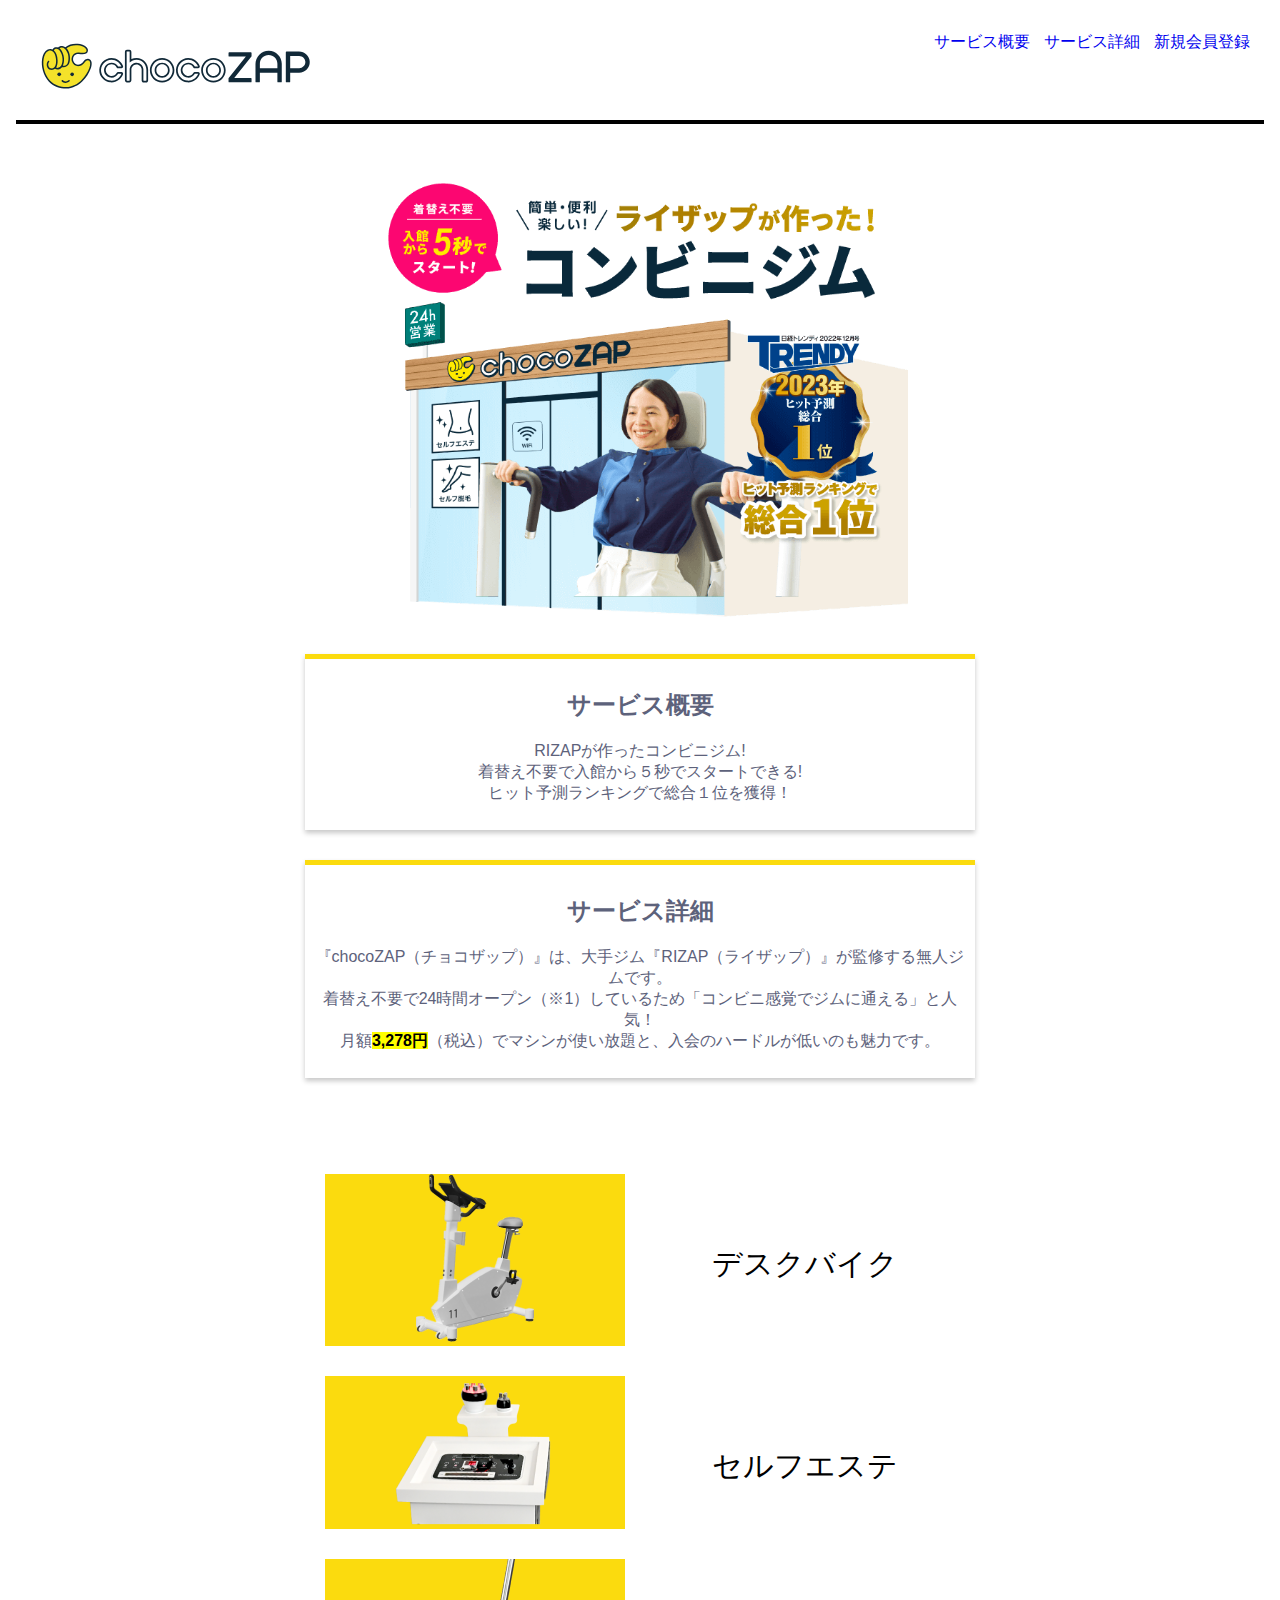
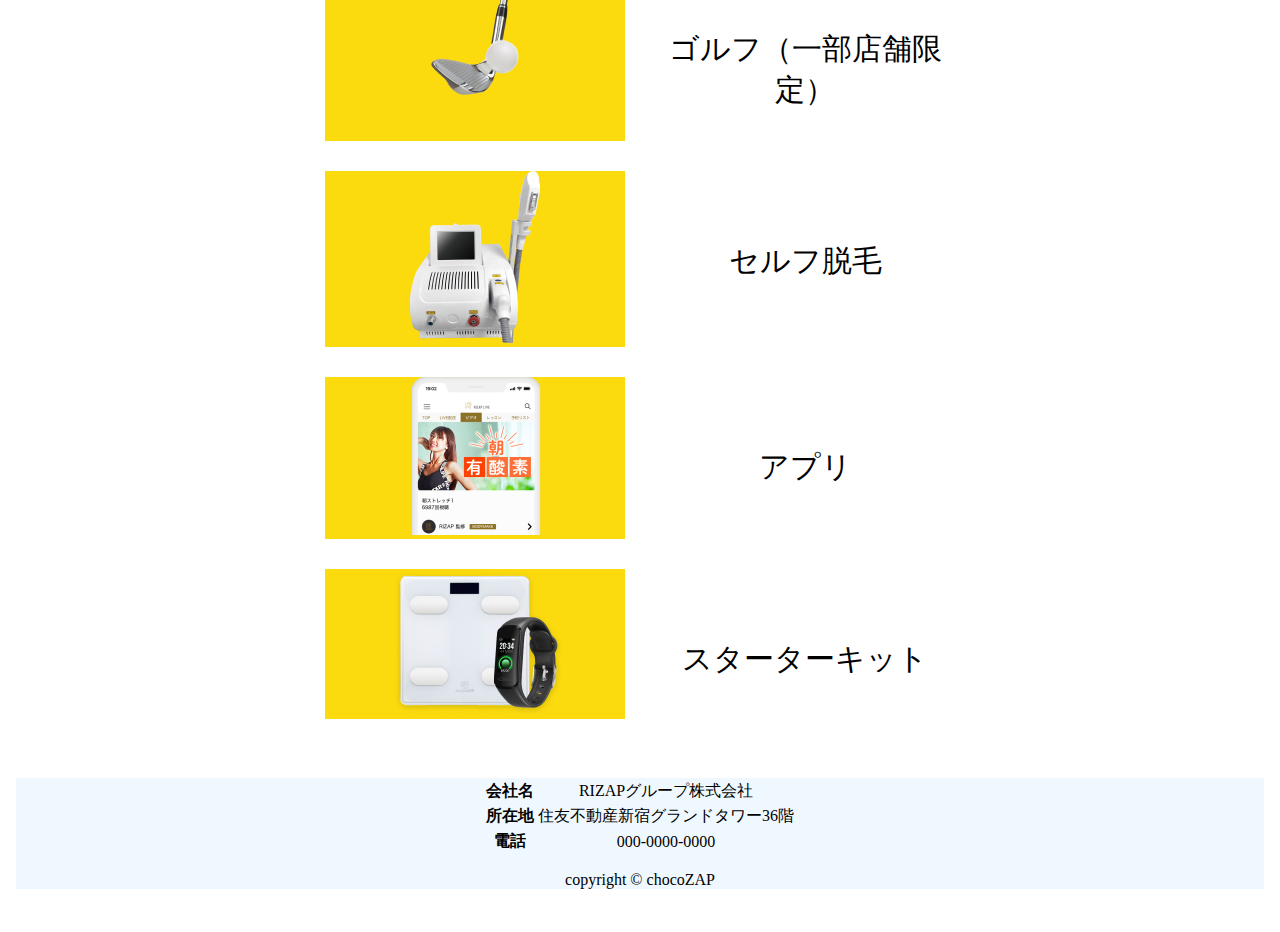
<file: index.html>
<!doctype html>
<html lang="ja">

    <head>
        <meta charset="UTF-8">
        <title>chocoZAP</title>
        <meta name="description" content="コンビニジムchocoZAPのサービスを紹介。大手ジムRIZAPが監修する無人ジム">
        <meta name="robots" content="noindex,follow">
        <meta name="format-detection" content="telephone=no, email=no, address=no">
        <link rel="stylesheet" href="css/style.css">
    </head>

    <body>
        <!-- ヘッダー -->
        <iframe src="header.html" frameborder="0" width=100%></iframe>
        <!-- <iframe src="header2.html" frameborder="0" width=100%></iframe> -->
        <!-- <iframe src="header3.html" frameborder="0" width=100%></iframe> -->

        <!-- メイン-アーティクル -->
        <iframe src="main.html" frameborder="0" width=100% height=1000px></iframe>
        <!-- <iframe src="main2.html" frameborder="0" width=100% height=1000px></iframe> -->
        <!-- <iframe src="main3.html" frameborder="0" width=100% height=1000px></iframe> -->
        
        <!-- メイン-ギャラリー -->
        <iframe src="gallery.html" frameborder="0" width=100% height=1200px></iframe>
        <!-- <iframe src="gallery2.html" frameborder="0" width=100% height=800px></iframe> -->
        <!-- <iframe src="gallery3.html" frameborder="0" width=100% height=1200px></iframe> -->

        <!-- フッター -->
        <iframe src="footer.html" frameborder="0" width=100% ></iframe>
        <!-- <iframe src="footer2.html" frameborder="0" width=100% ></iframe> -->
        <!-- <iframe src="footer3.html" frameborder="0" width=100% ></iframe> -->

    </body>
    
</html>
</file>
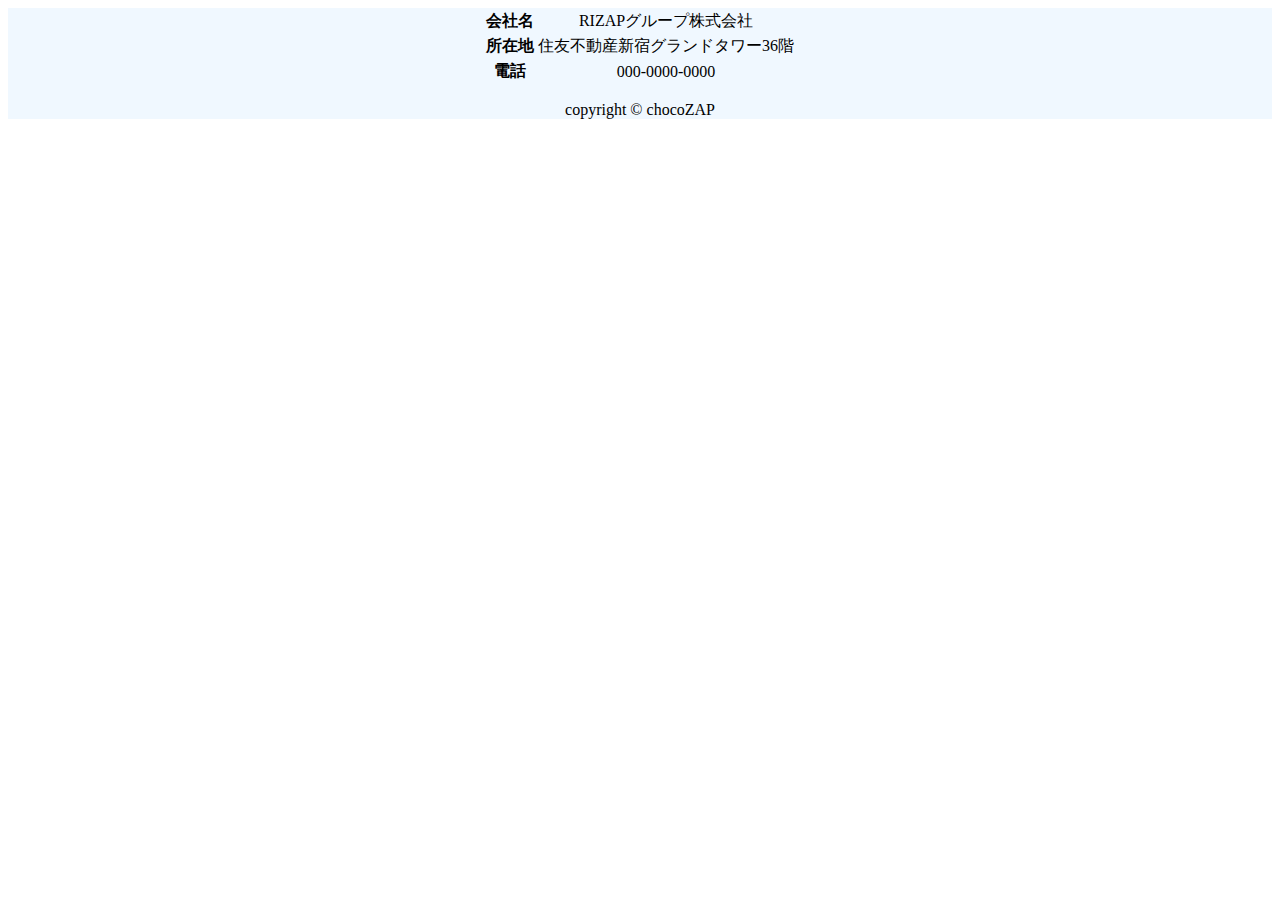
<file: footer.html>
<!DOCTYPE html>

 <head>
 <link rel="stylesheet" href="css/footer.css" />
 </head>
 <footer>
 <div class="table-container">
 <table class="company-overview">
 <tr>
 <th>会社名</th>
 <td>RIZAPグループ株式会社</td>
 </tr>
 <tr>
 <th>所在地</th>
 <td>住友不動産新宿グランドタワー36階</td>
 </tr>
 <tr>
 <th>電話</th>
 <td>000-0000-0000</td>
 </tr>
 </table>
 </div>
 <p>copyright © chocoZAP</p>
 </footer>
</file>
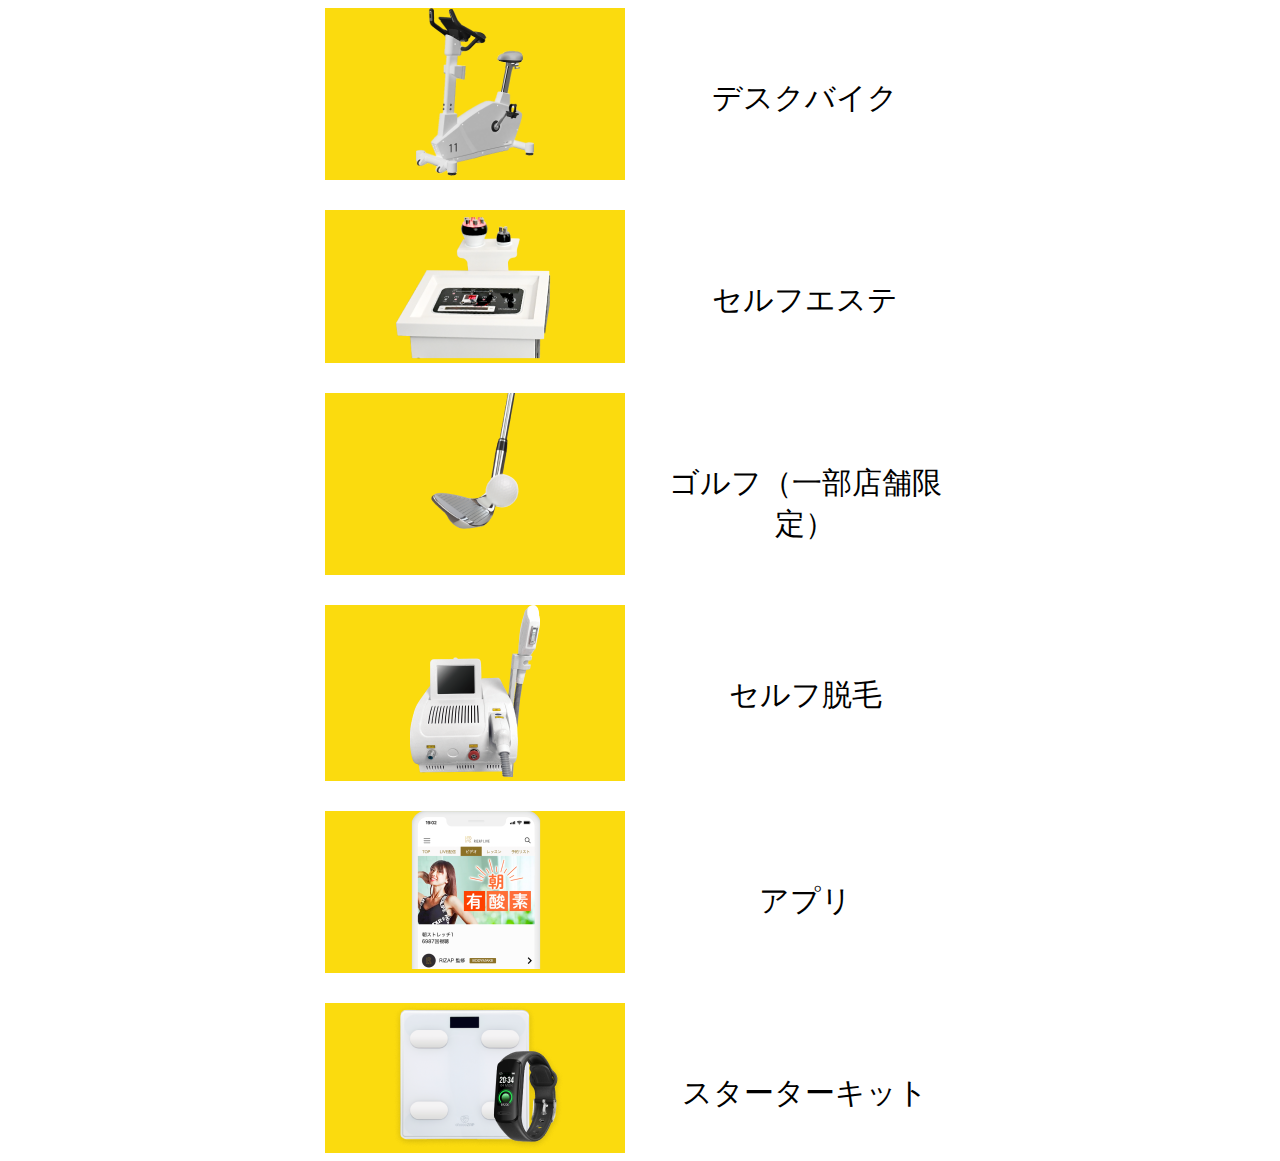
<file: gallery.html>
<!doctype html>
 <html lang="ja">
 <head>
 <link rel="stylesheet" href="css/gallery.css">
 </head>

 <div class="images-contents">
 <div class="images-contents_items">
 <img src="images/item-bile.png" alt="">
 </div>
 <div class="images-contents_items_text">
 <p>デスクバイク</p>
 </div>
 <div class="images-contents_items">
 <img src="images/item-este.png" alt="">
 </div>
 <div class="images-contents_items_text">
 <p>セルフエステ</p>
 </div>
 <div class="images-contents_items">
 <img src="images/item-golf.png" alt="">
 </div>
 <div class="images-contents_items_text">
 <p>ゴルフ（一部店舗限定）</p>
 </div>
 <div class="images-contents_items">
 <img src="images/item-hair.png" alt="">
 </div>
 <div class="images-contents_items_text">
 <p>セルフ脱毛</p>
 </div>
 <div class="images-contents_items">
 <img src="images/item-movie.png" alt="">
</div>
 <div class="images-contents_items_text">
 <p>アプリ</p>
 </div>
 <div class="images-contents_items">
 <img src="images/item-weight.png" alt="">
 </div>
 <div class="images-contents_items_text">
 <p>スターターキット</p>
 </div>
 </div>

</html>
</file>
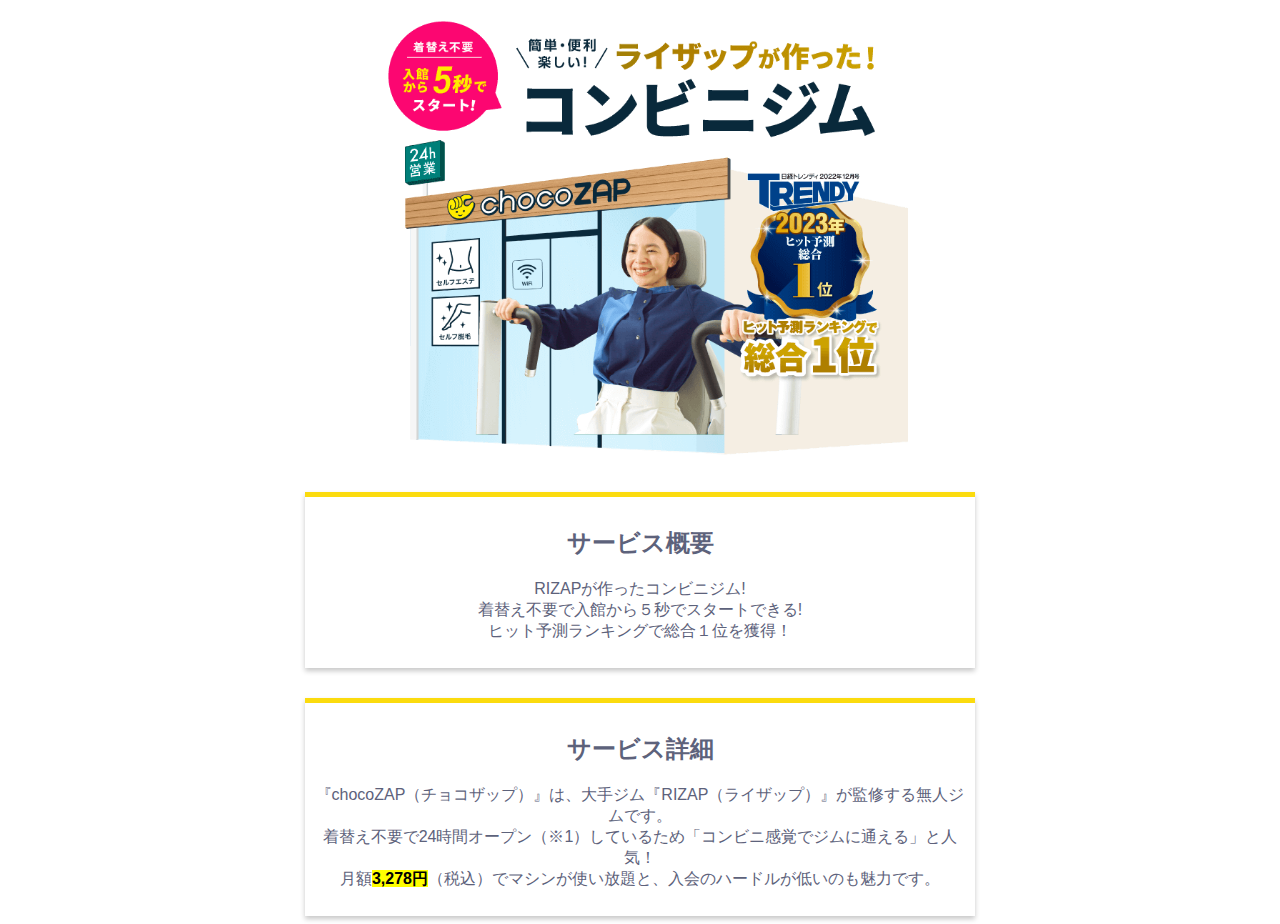
<file: main.html>
<!doctype html>
<html lang="ja">

  <head>
  <link rel="stylesheet" href="css/main.css">
  </head>

 <main>
 <a href="https://lp.chocozap.jp/main-02/?utm_source=google&utm_campaign=brand&utm_term=common&utm_content=brand&utm_medium=cpc&af_prt=anagr">
 <img src="images/firstview.png" alt="chocoZAP" style="height: 450px;">
 </a>

 <section id="service-overview">
 <h2 class="headline">サービス概要</h2>
 <p class="sentense">RIZAPが作ったコンビニジム!<br>
 着替え不要で入館から５秒でスタートできる!<br>
 ヒット予測ランキングで総合１位を獲得！
 </p>
 </section>

 <section id="service-details">
 <h2 class="headline">サービス詳細</h2>
 <p class="sentense">『chocoZAP（チョコザップ）』は、大手ジム『RIZAP（ライザップ）』が監修する無人ジムです。<br>
 着替え不要で24時間オープン（※1）しているため「コンビニ感覚でジムに通える」と人気！<br>
 月額<mark><strong>3,278円</strong></mark>（税込）でマシンが使い放題と、入会のハードルが低いのも魅力です。<br>
 </p>
 </section>


 </main>

</html>
</file>
<file: css/style.css>
@charset "UTF-8";

/* 全体 */
html {
    /* font-size: 10px; */
    font-family: 'Franklin Gothic Medium', 'Arial Narrow', Arial, sans-serif;
}

/* メイン */
main {
    text-align: center;
}
</file>
<file: css/footer.css>
@charset "UTF-8";
 /* フッター */

 .table-container {
 margin: 0 auto; /* 横方向に中央揃え */
 width: fit-content; /* テーブルの幅に合わせる */
 }

 footer {
 text-align: center;
 background-color: aliceblue;
 color: black;
 }
</file>
<file: css/gallery.css>
@charset "UTF-8";
 /* 全体 */
 html {
 /* font-size: 10px; */
 font-family: 'Franklin Gothic Medium', 'Arial Narrow', Arial, sans-serif;
 }

 /* メイン */
 main {
 text-align: center;
 }

 /* ギャラリービュー */
 .images-contents {
 display: grid;
 grid-template-columns: 300px 300px ;
 gap: 30px;
 max-width: fit-content;
 margin: auto;
 }
 .images-contents_items {
 background-color: #FBDB0E;
 text-align: center;

 }

 .images-contents_items_text {
 vertical-align: middle;
 text-align: center;
 padding-top: 40px;
 font-size: 30px;
}
</file>
<file: css/main.css>
@charset "UTF-8";
 /* 全体 */
 html {
 /* font-size: 10px; */
 font-family: 'Franklin Gothic Medium', 'Arial Narrow', Arial, sans-serif;
 }

 /* メイン */
 main {
 text-align: center;
 }

 #service-overview {
 padding: 10px;
 margin: 30px auto;
 color: #5d627b;
 background: white;
 border-top: solid 5px #FBDB0E;
 box-shadow: 0 3px 5px rgba(0, 0, 0, 0.22);
 max-width: 650px;
 }

 #service-details {
 padding: 10px;
 margin: auto;
 color: #5d627b;
 background: white;

 border-top: solid 5px #FBDB0E;
 box-shadow: 0 3px 5px rgba(0, 0, 0, 0.22);
 max-width: 650px;
}
</file>
